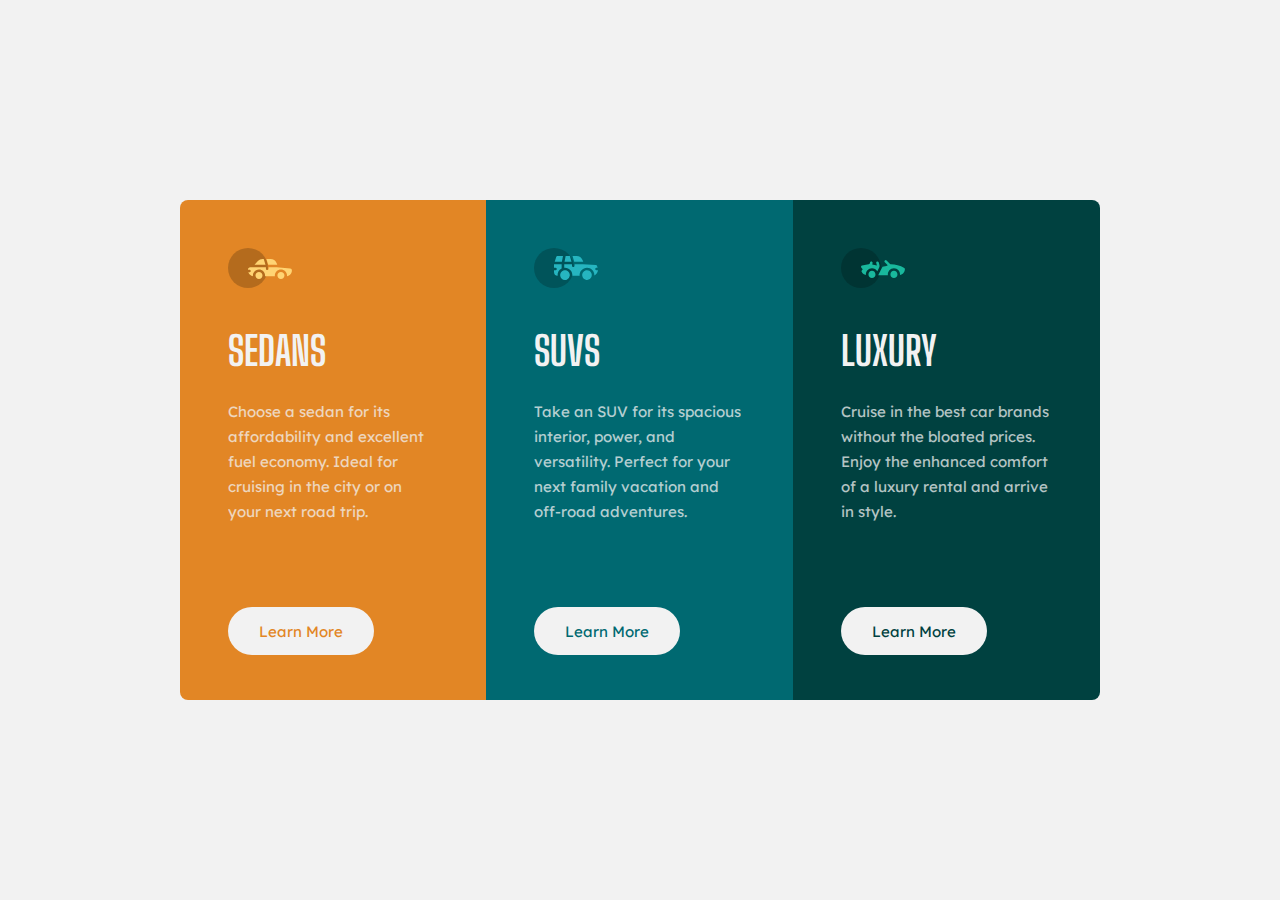
<file: 3-column-preview-card-component/index.html>
<!DOCTYPE html>
<html lang="en">
  <head>
    <meta charset="UTF-8" />
    <meta name="viewport" content="width=device-width, initial-scale=1.0" />
    <link rel="stylesheet" href="style.css" />
    <title>3-column preview card component</title>
  </head>
  <body>
    <main class="hero">
      <div class="hero__col sedan">
        <div class="hero__wrap">
          <img
            src="./images/icon-sedans.svg"
            alt="sedans car"
            class="hero__img"
          />
          <h1 class="hero__title">Sedans</h1>
          <p class="hero__text">
            Choose a sedan for its affordability and excellent fuel economy.
            Ideal for cruising in the city or on your next road trip.
          </p>
          <button class="hero__btn sedan__btn">Learn More</button>
        </div>
      </div>
      <div class="hero__col suvs">
        <div class="hero__wrap">
          <img src="./images/icon-suvs.svg" alt="suvs car" class="hero__img" />
          <h1 class="hero__title">SUVs</h1>
          <p class="hero__text">
            Take an SUV for its spacious interior, power, and versatility.
            Perfect for your next family vacation and off-road adventures.
          </p>
          <button class="hero__btn suvs__btn">Learn More</button>
        </div>
      </div>
      <div class="hero__col luxury">
        <div class="hero__wrap">
          <img
            src="./images/icon-luxury.svg"
            alt="luxury car"
            class="hero__img"
          />
          <h1 class="hero__title">Luxury</h1>
          <p class="hero__text">
            Cruise in the best car brands without the bloated prices. Enjoy the
            enhanced comfort of a luxury rental and arrive in style.
          </p>
          <button class="hero__btn luxury__btn">Learn More</button>
        </div>
      </div>
    </main>
  </body>
</html>
</file>
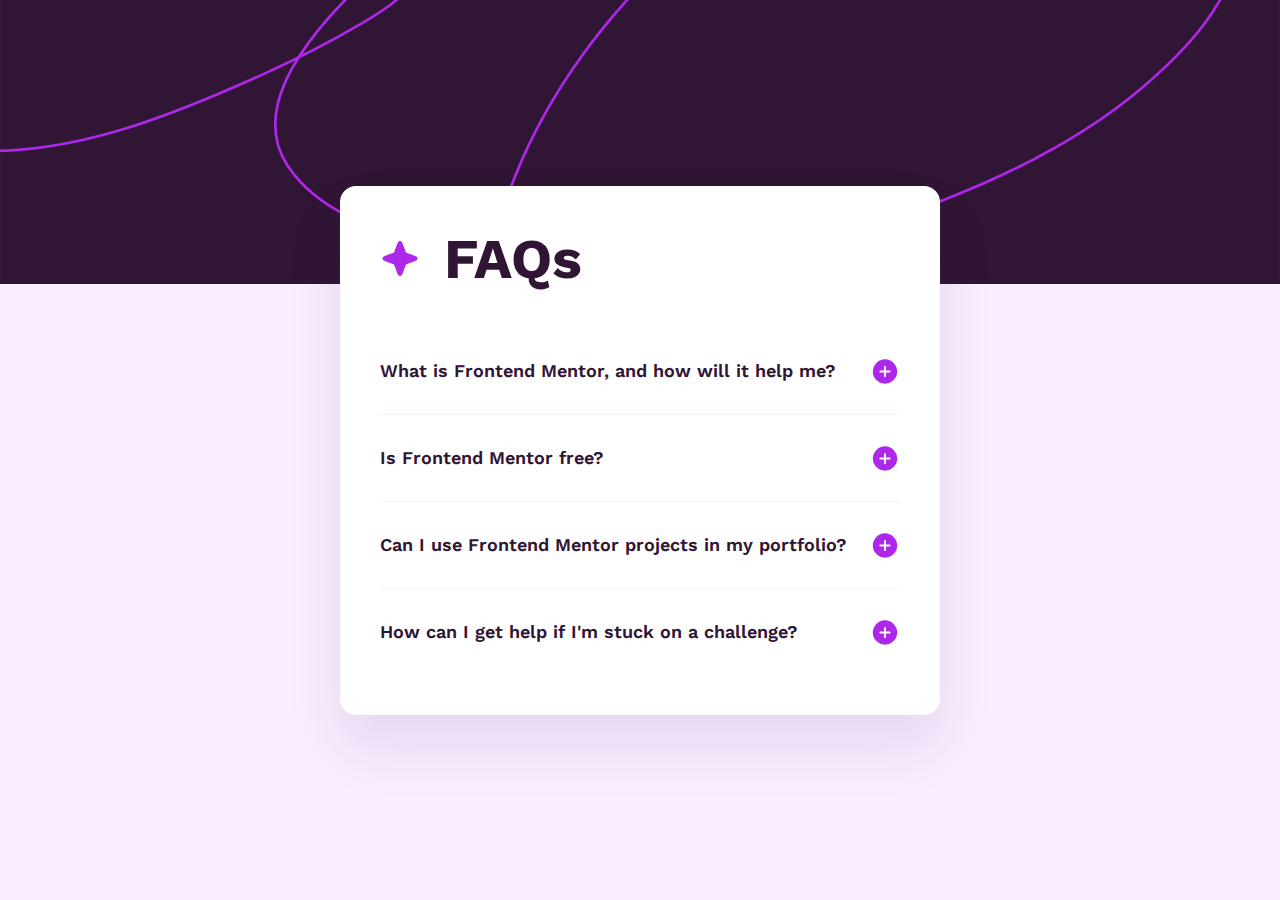
<file: faq-accordion/index.html>
<!DOCTYPE html>
<html lang="en">
  <head>
    <meta charset="UTF-8" />
    <meta name="viewport" content="width=device-width, initial-scale=1.0" />
    <title>FAQ accordion</title>

    <link rel="preconnect" href="https://fonts.googleapis.com" />
    <link rel="preconnect" href="https://fonts.gstatic.com" crossorigin />
    <link
      href="https://fonts.googleapis.com/css2?family=Work+Sans:wght@400;600;700&display=swap"
      rel="stylesheet"
    />

    <link rel="stylesheet" href="style.css" />
  </head>
  <body>
    <main class="hero">
      <section class="hero__header">
        <img src="./images/icon-star.svg" alt="star" />
        <h1 class="hero__title">FAQs</h1>
      </section>
      <section class="hero__accordion">
        <label for="accordion-block-1" class="hero__block">
          <input type="checkbox" id="accordion-block-1" />

          <p class="hero__question">
            What is Frontend Mentor, and how will it help me?
          </p>

          <div class="hero__active-block">
            <p>
              Frontend Mentor offers realistic coding challenges to help
              developers improve their frontend coding skills with projects in
              HTML, CSS, and JavaScript. It’s suitable for all levels and ideal
              for portfolio building.
            </p>
          </div>
        </label>
        <label for="accordion-block-2" class="hero__block">
          <input type="checkbox" id="accordion-block-2" />

          <p class="hero__question">Is Frontend Mentor free?</p>

          <div class="hero__active-block">
            <p>
              Lorem ipsum, dolor sit amet consectetur adipisicing elit. Ratione,
              sunt mollitia! Commodi, quidem vitae! Neque, deserunt error
              ratione voluptatibus labore, aperiam earum ipsa culpa nihil dicta
              vero ut quod in?
            </p>
          </div>
        </label>
        <label for="accordion-block-3" class="hero__block">
          <input type="checkbox" id="accordion-block-3" />

          <p class="hero__question">
            Can I use Frontend Mentor projects in my portfolio?
          </p>

          <div class="hero__active-block">
            <p>
              Lorem ipsum dolor sit amet consectetur, adipisicing elit. Soluta
              laboriosam ex eos dolor facilis, nam amet. Itaque repudiandae
              blanditiis aliquid, iusto provident soluta fugiat quasi, ea
              possimus magni adipisci aliquam.
            </p>
          </div>
        </label>
        <label for="accordion-block-4" class="hero__block">
          <input type="checkbox" id="accordion-block-4" />

          <p class="hero__question">
            How can I get help if I'm stuck on a challenge?
          </p>

          <div class="hero__active-block">
            <p>
              Lorem ipsum dolor sit amet consectetur adipisicing elit. Dolore
              praesentium unde cumque delectus voluptate qui eius molestiae ex
              cum perferendis, porro rem illum minima, ratione animi sunt.
              Quibusdam, vel aliquam.
            </p>
          </div>
        </label>
      </section>
    </main>
  </body>
</html>
</file>
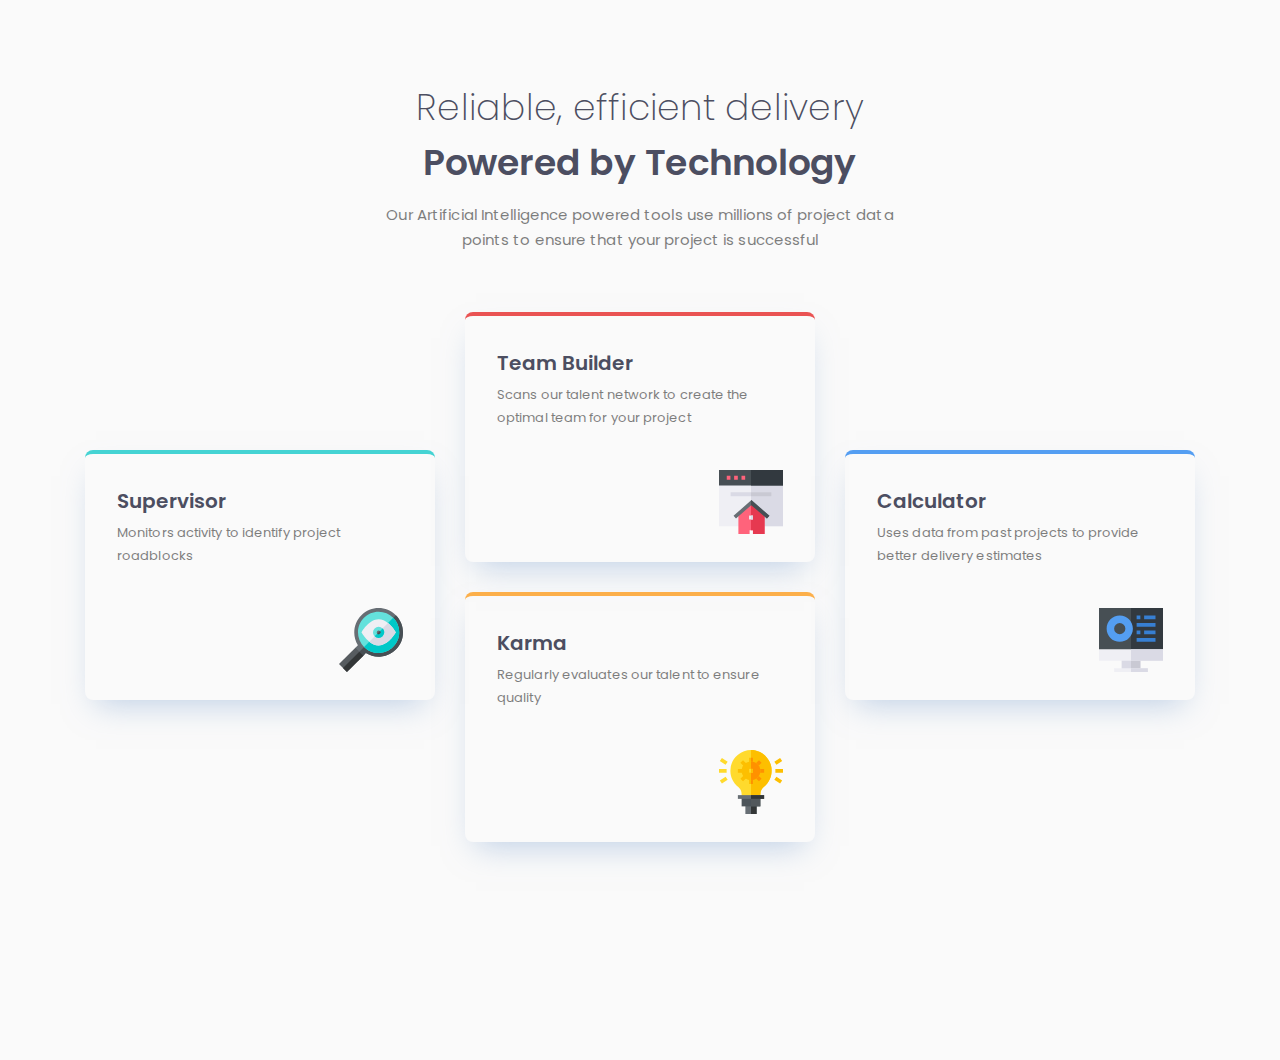
<file: four-card-feature-section/index.html>
<!DOCTYPE html>
<html lang="en">
  <head>
    <meta charset="UTF-8" />
    <meta name="viewport" content="width=device-width, initial-scale=1.0" />
    <title>Four card feature section</title>
    <link rel="stylesheet" href="style.css" />
  </head>
  <body>
    <main class="hero">
      <section class="hero__container">
        <div class="hero__header">
          <h1>Reliable, efficient delivery</h1>
          <h2>Powered by Technology</h2>
          <p>
            Our Artificial Intelligence powered tools use millions of project
            data points to ensure that your project is successful
          </p>
        </div>
        <div class="hero__info">
          <div class="hero__card green">
            <h3>Supervisor</h3>
            <p>Monitors activity to identify project roadblocks</p>
            <picture>
              <img src="./images/icon-supervisor.svg" alt="icon-supervisor" />
            </picture>
          </div>
          <div class="hero__card red">
            <h3>Team Builder</h3>
            <p>
              Scans our talent network to create the optimal team for your
              project
            </p>
            <picture>
              <img src="./images/icon-team-builder.svg" alt="Builder" />
            </picture>
          </div>
          <div class="hero__card blue">
            <h3>Calculator</h3>
            <p>
              Uses data from past projects to provide better delivery estimates
            </p>
            <picture>
              <img src="./images/icon-calculator.svg" alt="Calculator" />
            </picture>
          </div>
          <div class="hero__card orange">
            <h3>Karma</h3>
            <p>Regularly evaluates our talent to ensure quality</p>
            <picture>
              <img src="./images/icon-karma.svg" alt="icon-karma" />
            </picture>
          </div>
        </div>
      </section>
    </main>
  </body>
</html>
</file>
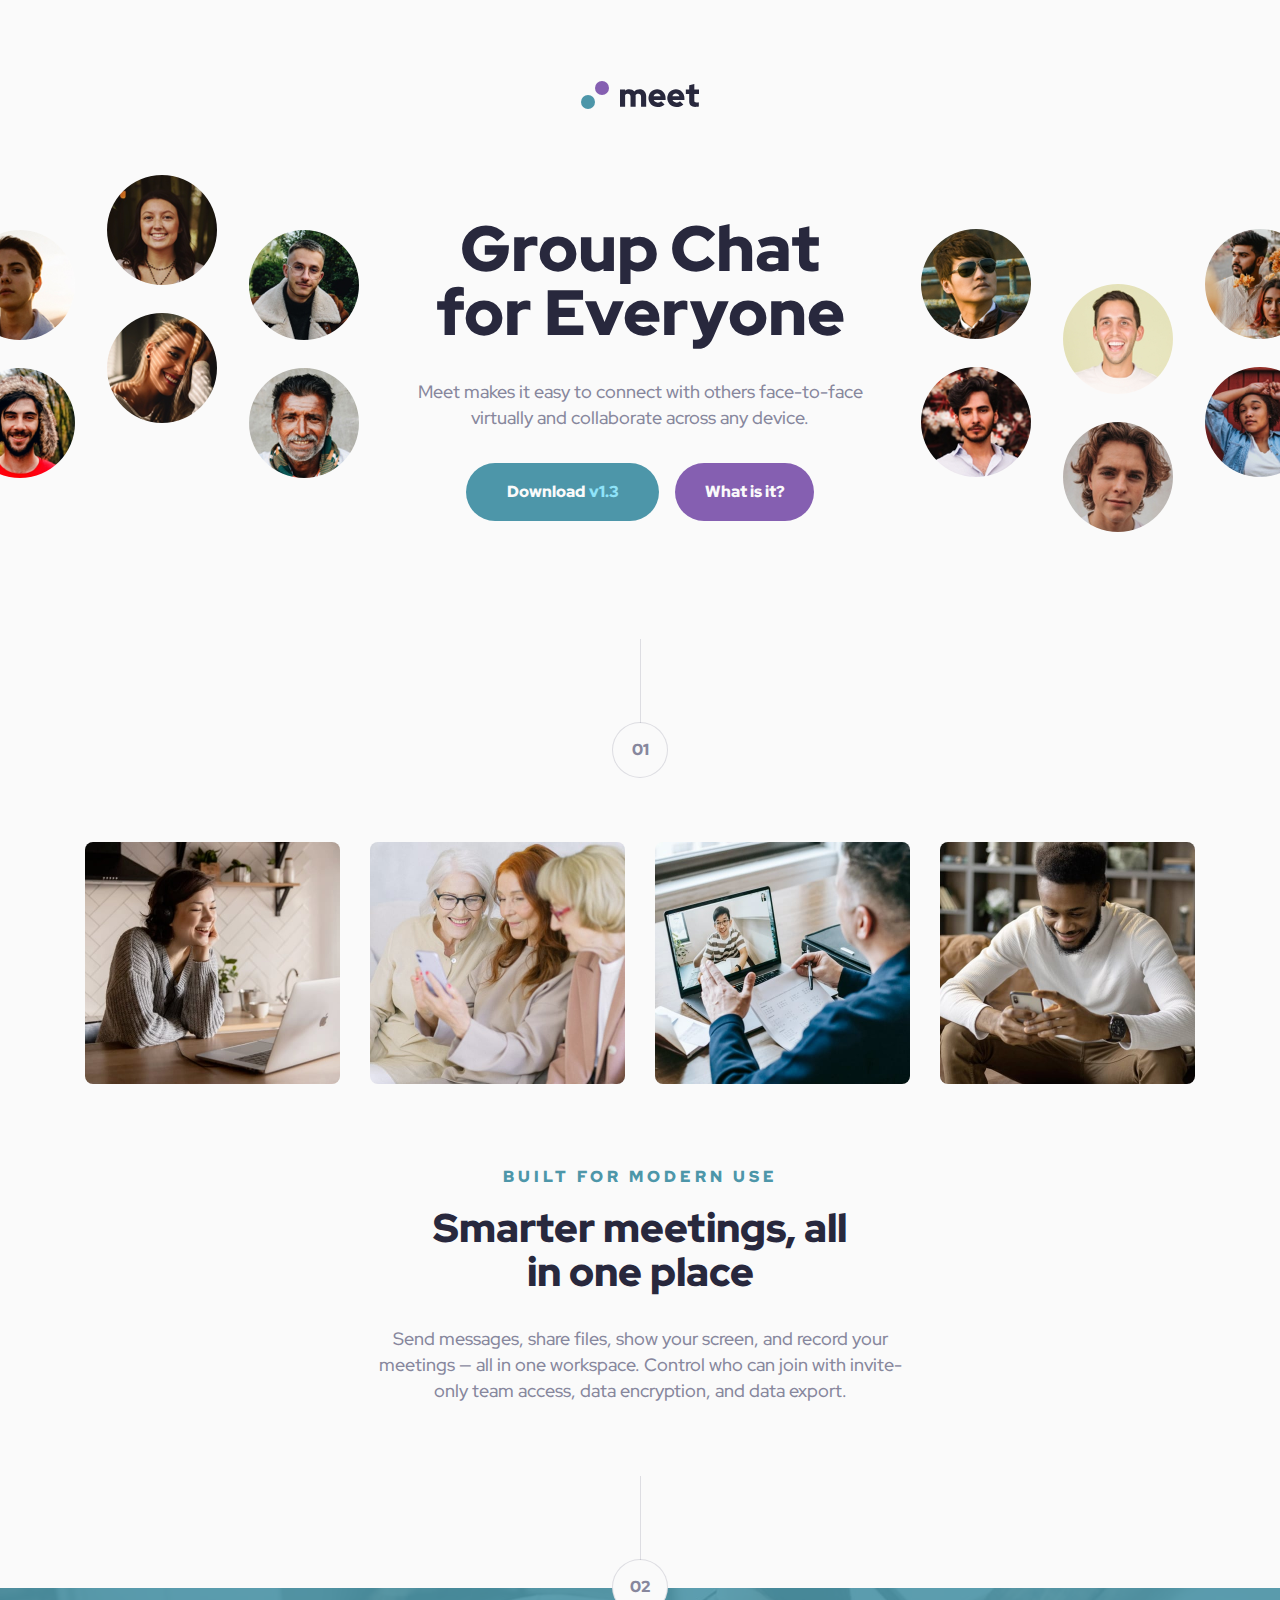
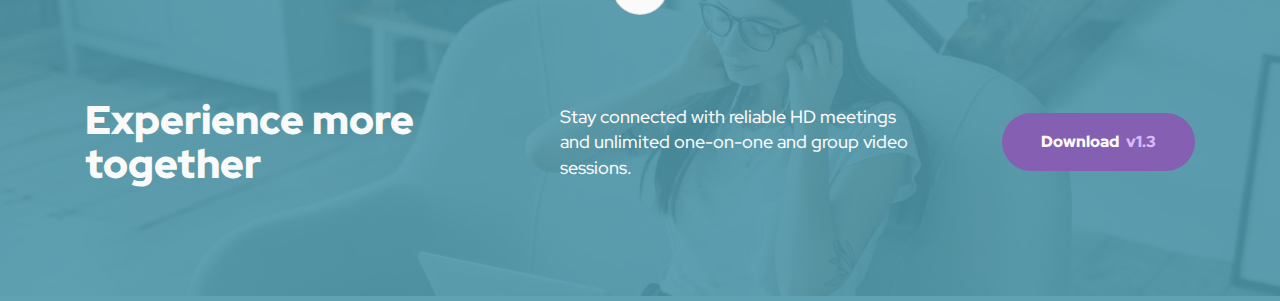
<file: meet-landing-page/index.html>
<!DOCTYPE html>
<html lang="en">
  <head>
    <meta charset="UTF-8" />
    <meta name="viewport" content="width=device-width, initial-scale=1.0" />
    <title>Meet landing page</title>
    <link rel="stylesheet" href="style.css" />
  </head>
  <body>
    <header class="header">
      <nav><img src="./images/logo.svg" alt="logo" /></nav>

      <div class="header__container">
        <div class="header__tablet">
          <img src="./images/tablet/image-hero.png" alt="people" />
        </div>
        <div class="header__img_left">
          <img src="./images/desktop/image-hero-left.png" alt="people" />
        </div>
        <div class="header__content">
          <h1 class="header__title">Group Chat for Everyone</h1>
          <p class="header__text">
            Meet makes it easy to connect with others face-to-face virtually and
            collaborate across any device.
          </p>
          <div class="header__btn">
            <button class="download">Download<span>v1.3</span></button>
            <button class="question">What is it?</button>
          </div>
        </div>
        <div class="header__img_right">
          <img src="./images/desktop/image-hero-right.png" alt="people" />
        </div>
      </div>
    </header>

    <main class="hero">
      <div class="hero__number-section">
        <p class="first-number">01</p>
      </div>

      <div class="hero__carousel">
        <img
          src="./images/desktop/image-woman-in-videocall.jpg"
          alt="image-woman-in-videocall"
        />
        <img
          src="./images/desktop/image-women-videochatting.jpg"
          alt="image-women-videochatting"
        />
        <img
          src="./images/desktop/image-men-in-meeting.jpg"
          alt="image-men-in-meeting"
        />
        <img
          src="./images/desktop/image-man-texting.jpg"
          alt="image-man-texting"
        />
      </div>

      <div class="hero__content">
        <p class="hero__title">Built for modern use</p>
        <h1>Smarter meetings, all in one place</h1>
        <p class="hero__text">
          Send messages, share files, show your screen, and record your meetings
          — all in one workspace. Control who can join with invite-only team
          access, data encryption, and data export.
        </p>
      </div>

      <div class="hero__number-section">
        <p>02</p>
      </div>
    </main>

    <footer class="footer">
      <div class="footer__bg">
        <img
          srcset="
            ./images/mobile/image-footer.jpg   750w,
            ./images/tablet/image-footer.jpg   768w,
            ./images/desktop/image-footer.jpg 1440w
          "
          sizes="(max-width: 500px) 500px,
          (max-width: 768px) 768px,
       (min-width: 769px) 1440px"
          src="./images/desktop/image-footer.jpg"
          alt="people"
        />
        <!-- <img src="./images/desktop/image-footer.jpg" alt="image-footer" /> -->
      </div>

      <div class="footer__content">
        <h1 class="footer__title">Experience more together</h1>
        <p class="footer__text">
          Stay connected with reliable HD meetings and unlimited one-on-one and
          group video sessions.
        </p>
        <button class="footer__btn">Download <span>v1.3</span></button>
      </div>
    </footer>
  </body>
</html>
</file>
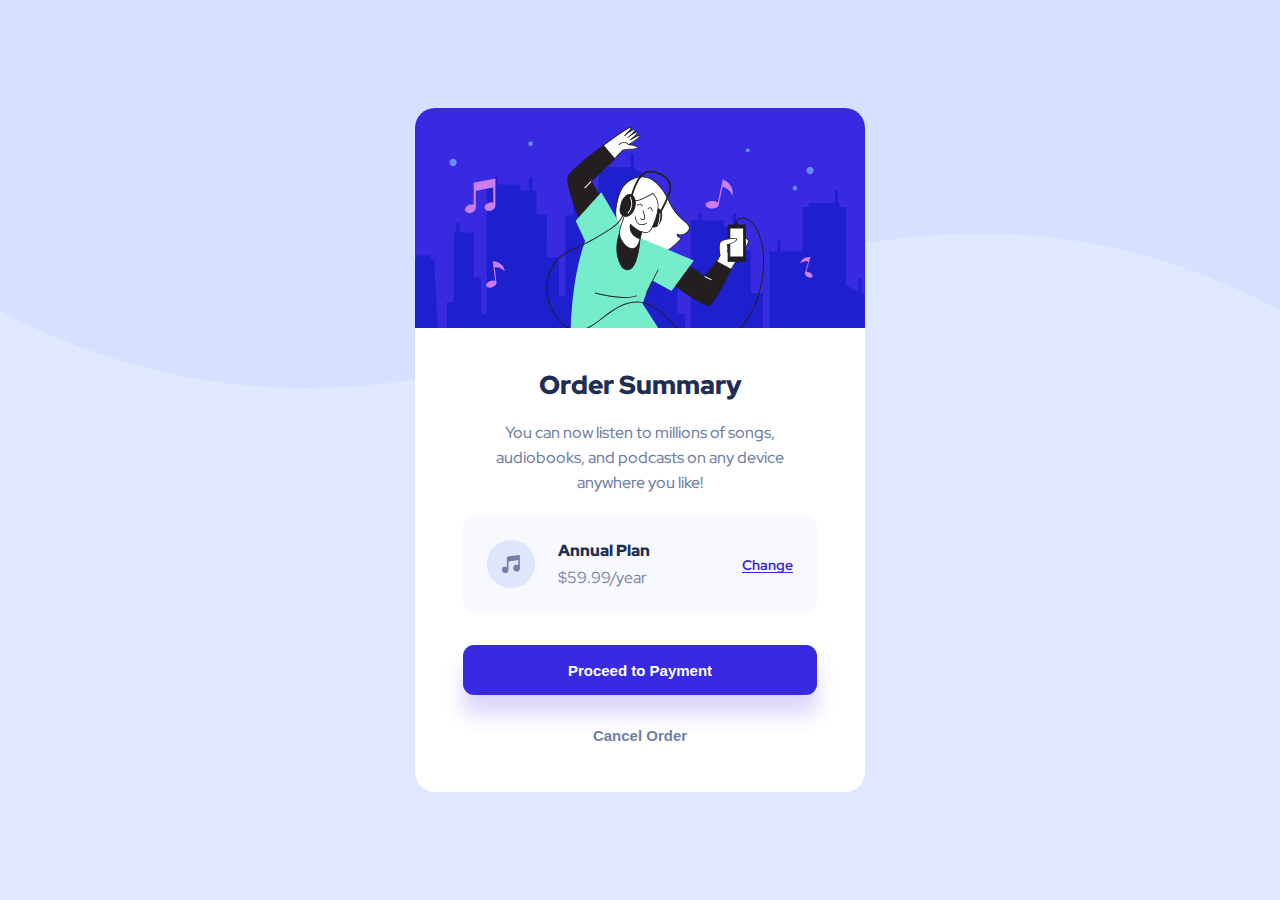
<file: order-summary-component/index.html>
<!DOCTYPE html>
<html lang="en">
  <head>
    <meta charset="UTF-8" />
    <meta name="viewport" content="width=`, initial-scale=1.0" />
    <title>Order summary</title>
    <link rel="stylesheet" href="style.css" />
  </head>
  <body>
    <main class="hero">
      <div class="hero__wrapper">
        <img src="./images/illustration-hero.svg" alt="hero" />
        <div class="hero__content">
          <h1 class="hero__title">Order Summary</h1>
          <p class="hero__text">
            You can now listen to millions of songs, audiobooks, and podcasts on
            any device anywhere you like!
          </p>
          <div class="hero__order">
            <img src="./images/icon-music.svg" alt="icon-music" />
            <div class="sum">
              <p class="plan">Annual Plan</p>
              <p class="price">$59.99/year</p>
            </div>
            <a href="#" class="change">Change</a>
          </div>
          <button class="payment">Proceed to Payment</button>
          <button class="cancel">Cancel Order</button>
        </div>
      </div>
    </main>
  </body>
</html>
</file>
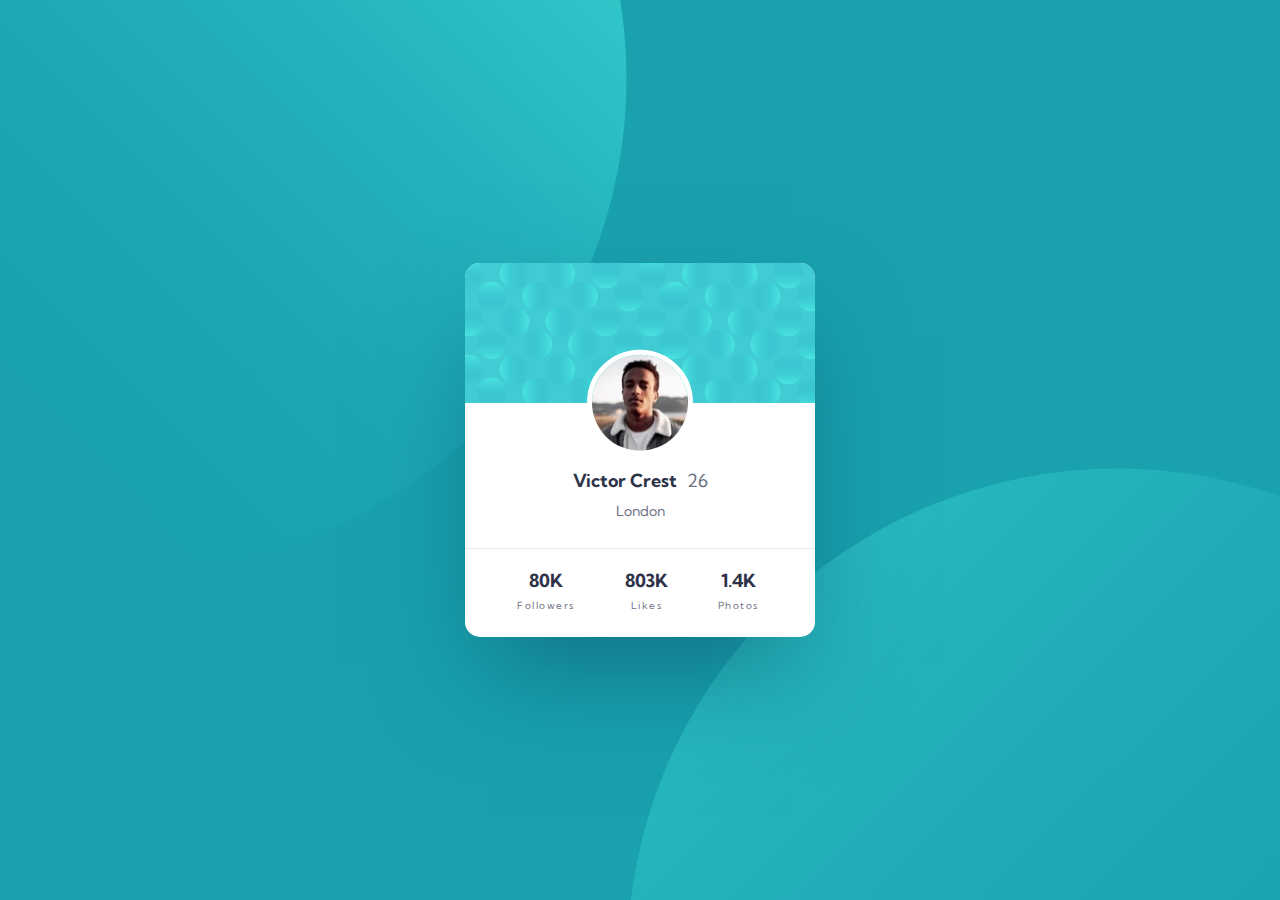
<file: profile-card-component/index.html>
<!DOCTYPE html>
<html lang="en">
  <head>
    <meta charset="UTF-8" />
    <meta name="viewport" content="width=device-width, initial-scale=1.0" />
    <link rel="stylesheet" href="style.css" />
    <title>profile-card-component</title>
  </head>
  <body>
    <main class="hero">
      <picture class="hero__img">
        <img src="./images/bg-pattern-card.svg" alt="background image" />
      </picture>
      <section class="hero__card">
        <img src="./images/image-victor.jpg" alt="avatar image" />
        <h1>Victor Crest<span>26</span></h1>
        <p>London</p>
      </section>
      <section class="hero__info">
        <div class="hero__block">
          <h1>80K</h1>
          <p>Followers</p>
        </div>
        <div class="hero__block">
          <h1>803K</h1>
          <p>Likes</p>
        </div>
        <div class="hero__block">
          <h1>1.4K</h1>
          <p>Photos</p>
        </div>
      </section>
    </main>
  </body>
</html>
</file>
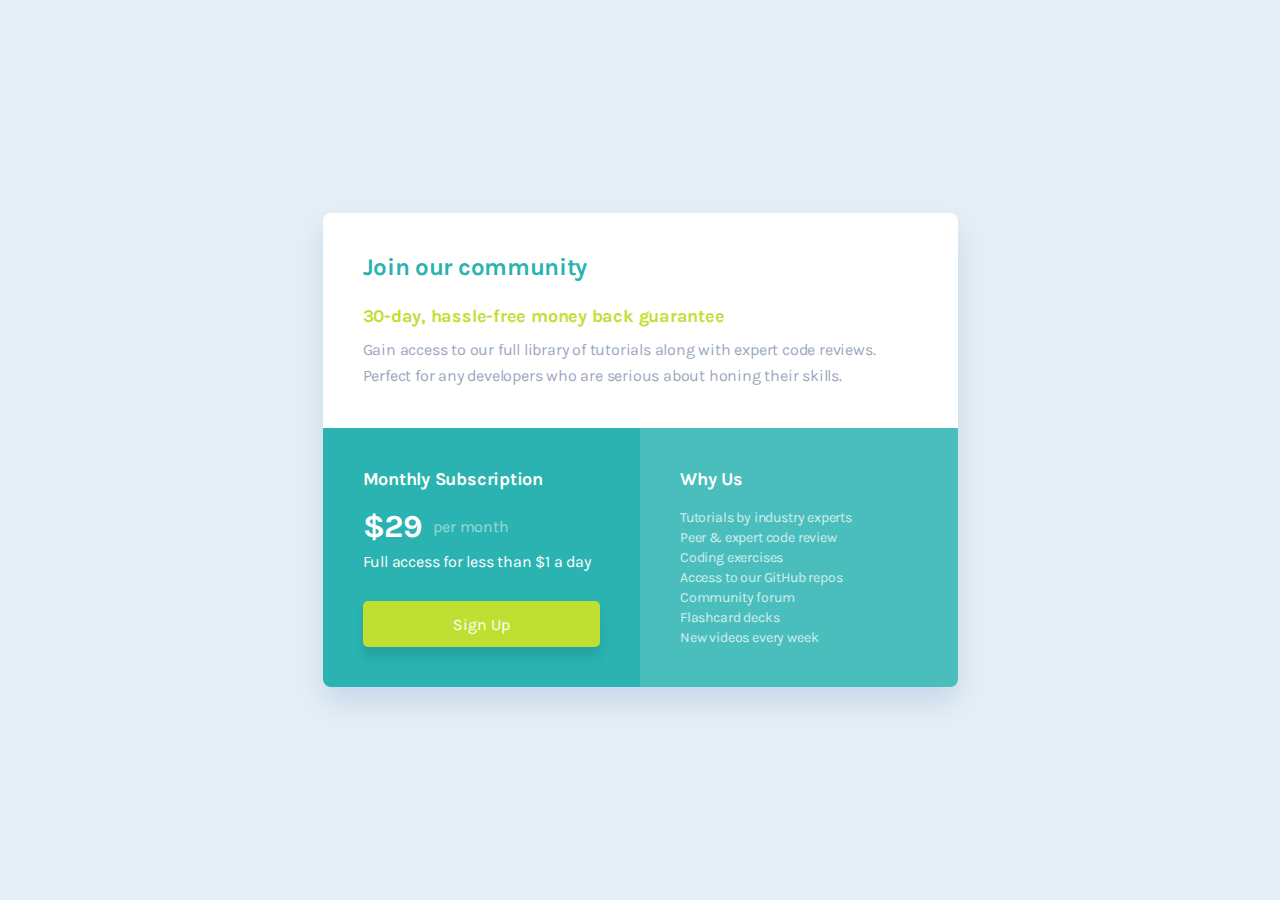
<file: single-price-grid-component/index.html>
<!DOCTYPE html>
<html lang="en">
  <head>
    <meta charset="UTF-8" />
    <meta name="viewport" content="width=device-width, initial-scale=1.0" />
    <title>Single price grid component</title>
    <link rel="stylesheet" href="style.css" />
  </head>
  <body>
    <main>
      <section class="header">
        <h1>Join our community</h1>
        <h2>30-day, hassle-free money back guarantee</h2>
        <p>
          Gain access to our full library of tutorials along with expert code
          reviews. Perfect for any developers who are serious about honing their
          skills.
        </p>
      </section>
      <section class="hero">
        <div class="hero__left">
          <h3>Monthly Subscription</h3>
          <p class="price">$29<span>per month</span></p>
          <p class="access">Full access for less than $1 a day</p>
          <button>Sign Up</button>
        </div>
        <div class="hero__right">
          <h3>Why Us</h3>
          <p>
            Tutorials by industry experts<br />Peer & expert code review<br />Coding
            exercises<br />Access to our GitHub repos<br />Community forum<br />Flashcard
            decks<br />New videos every week
          </p>
        </div>
      </section>
    </main>
  </body>
</html>
</file>
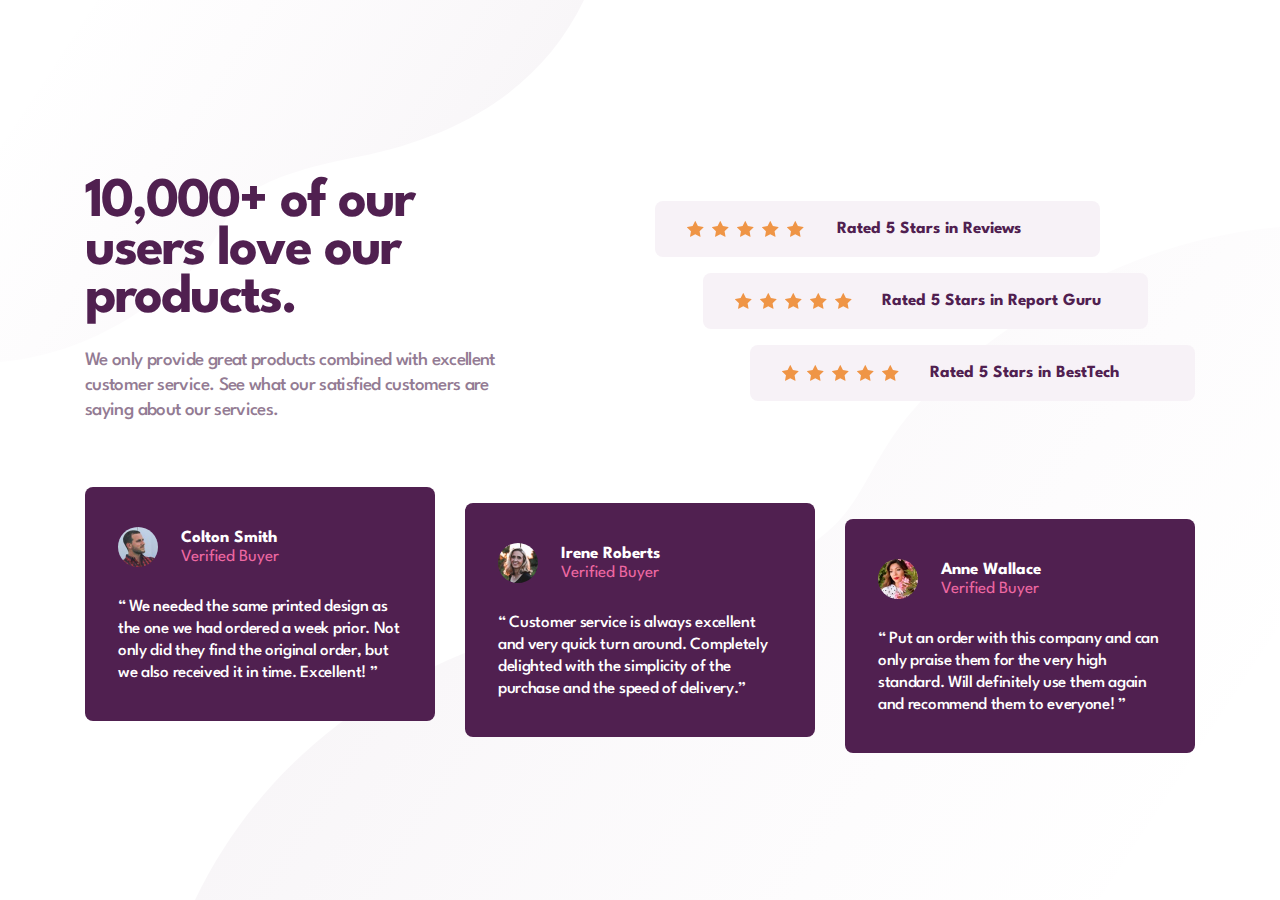
<file: social-proof-section/index.html>
<!DOCTYPE html>
<html lang="en">
  <head>
    <meta charset="UTF-8" />
    <meta name="viewport" content="width=device-width, initial-scale=1.0" />
    <title>Social proof section</title>
    <link rel="stylesheet" href="style.css" />
  </head>
  <body>
    <main class="hero">
      <main class="hero__container">
        <section class="hero__header">
          <div class="hero__text">
            <h1>10,000+ of our users love our products.</h1>
            <p>
              We only provide great products combined with excellent customer
              service. See what our satisfied customers are saying about our
              services.
            </p>
          </div>
          <div class="hero__reviews">
            <div class="hero__rate block-1">
              <div class="stars">
                <img src="./images/icon-star.svg" alt="stars" />
                <img src="./images/icon-star.svg" alt="stars" />
                <img src="./images/icon-star.svg" alt="stars" />
                <img src="./images/icon-star.svg" alt="stars" />
                <img src="./images/icon-star.svg" alt="stars" />
              </div>
              <p>Rated 5 Stars in Reviews</p>
            </div>
            <div class="hero__rate block-2">
              <div class="stars">
                <img src="./images/icon-star.svg" alt="stars" />
                <img src="./images/icon-star.svg" alt="stars" />
                <img src="./images/icon-star.svg" alt="stars" />
                <img src="./images/icon-star.svg" alt="stars" />
                <img src="./images/icon-star.svg" alt="stars" />
              </div>
              <p>Rated 5 Stars in Report Guru</p>
            </div>
            <div class="hero__rate block-3">
              <div class="stars">
                <img src="./images/icon-star.svg" alt="stars" />
                <img src="./images/icon-star.svg" alt="stars" />
                <img src="./images/icon-star.svg" alt="stars" />
                <img src="./images/icon-star.svg" alt="stars" />
                <img src="./images/icon-star.svg" alt="stars" />
              </div>
              <p>Rated 5 Stars in BestTech</p>
            </div>
          </div>
        </section>
        <section class="hero__footer">
          <div class="block-reviews block-4">
            <div class="data-info">
              <img src="./images/image-colton.jpg" alt="Colton Smith" />
              <div class="data-name">
                <p class="name">Colton Smith</p>
                <p class="status">Verified Buyer</p>
              </div>
            </div>
            <p class="reviews-text">
              “ We needed the same printed design as the one we had ordered a
              week prior. Not only did they find the original order, but we also
              received it in time. Excellent! ”
            </p>
          </div>
          <div class="block-reviews block-5">
            <div class="data-info">
              <img src="./images/image-irene.jpg" alt="Irene Roberts" />
              <div class="data-name">
                <p class="name">Irene Roberts</p>
                <p class="status">Verified Buyer</p>
              </div>
            </div>
            <p class="reviews-text">
              “ Customer service is always excellent and very quick turn around.
              Completely delighted with the simplicity of the purchase and the
              speed of delivery.”
            </p>
          </div>
          <div class="block-reviews block-6">
            <div class="data-info">
              <img src="./images/image-anne.jpg" alt="Anne Wallace" />
              <div class="data-name">
                <p class="name">Anne Wallace</p>
                <p class="status">Verified Buyer</p>
              </div>
            </div>
            <p class="reviews-text">
              “ Put an order with this company and can only praise them for the
              very high standard. Will definitely use them again and recommend
              them to everyone! ”
            </p>
          </div>
        </section>
      </main>
    </main>
  </body>
</html>
</file>
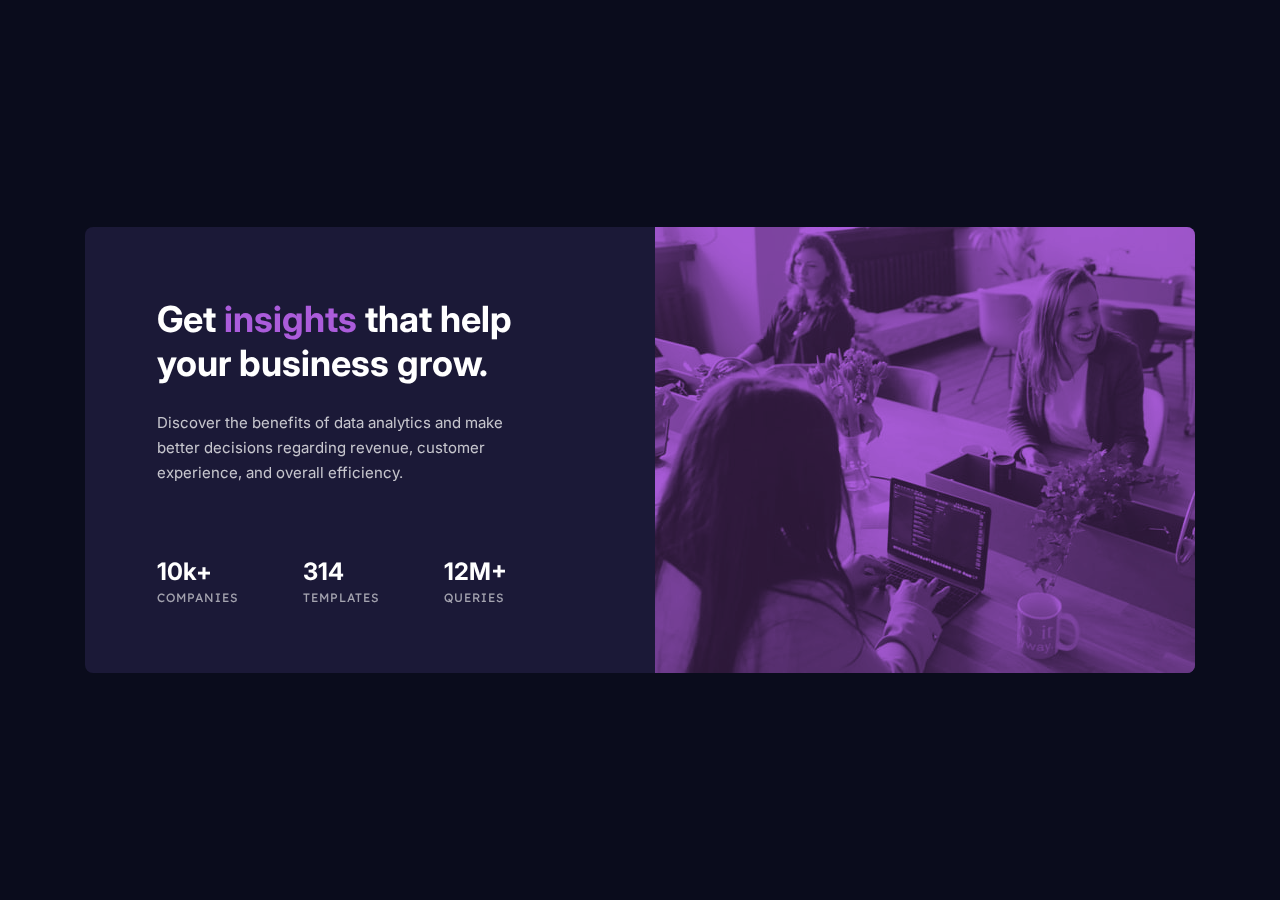
<file: stats-preview-card-component/index.html>
<!DOCTYPE html>
<html lang="en">
  <head>
    <meta charset="UTF-8" />
    <meta name="viewport" content="width=device-width, initial-scale=1.0" />
    <title>card-component</title>
    <link rel="stylesheet" href="style.css" />
  </head>
  <body>
    <main class="hero">
      <section class="hero__content">
        <div class="hero__container">
          <h1 class="hero__title">
            Get <span>insights</span> that help your business grow.
          </h1>
          <p class="hero__text">
            Discover the benefits of data analytics and make better decisions
            regarding revenue, customer experience, and overall efficiency.
          </p>
          <div class="hero__items">
            <div class="data-item">
              <p class="number">10k+</p>
              <p class="categories">Companies</p>
            </div>
            <div class="data-item">
              <p class="number">314</p>
              <p class="categories">Templates</p>
            </div>
            <div class="data-item">
              <p class="number">12M+</p>
              <p class="categories">Queries</p>
            </div>
          </div>
        </div>
      </section>
      <section class="hero__img">
        <img
          srcset="
            ./images/image-header-mobile.jpg  654w,
            ./images/image-header-desktop.jpg 540w
          "
          sizes="(max-width: 900px) 654px,
       (min-width: 901px) 540px"
          src="./images/image-header-desktop.jpg"
          alt="people"
        />
        <div class="hero__mask"></div>
      </section>
    </main>
  </body>
</html>
</file>
<file: 3-column-preview-card-component/style.css>
@import url("https://fonts.googleapis.com/css2?family=Big+Shoulders+Display:wght@700&family=Lexend+Deca&display=swap");

* {
  margin: 0;
  padding: 0;
  box-sizing: border-box;
}

:root {
  --clr-orange: #e28625;
  --clr-green: #006971;
  --clr-dark-green: #004140;
  --clr-bg: #f2f2f2;
  --ff-main: "Lexend Deca", sans-serif;
  --ff-bold: "Big Shoulders Display", sans-serif;
}
button {
  border: none;
}
body {
  font-family: var(--ff-main);
  font-size: 0.9375rem;
  font-weight: 400;
  background-color: var(--clr-bg);
  color: var(--clr-bg);
  min-height: 100vh;
  display: flex;
  justify-content: center;
  align-items: center;
}

.hero {
  max-width: 920px;
  display: flex;
  height: 500px;
  border-radius: 8px;
  overflow: hidden;
}
.hero__col {
  max-width: 307px;
}
.sedan {
  background-color: var(--clr-orange);
}
.suvs {
  background-color: var(--clr-green);
}
.luxury {
  background-color: var(--clr-dark-green);
}
.hero__wrap {
  padding: 48px;
}
.hero__img {
  padding-bottom: 35px;
}
.hero__title {
  font-size: 2.5rem;
  font-family: var(--ff-bold);
  text-transform: uppercase;
  font-weight: 700;
  padding-bottom: 25px;
}
.hero__text {
  line-height: 1.66;
  opacity: 0.75;
  padding-bottom: 83px;
}
.hero__btn {
  width: 146px;
  height: 48px;
  border-radius: 25px;
  font-family: var(--ff-main);
  background-color: var(--clr-bg);
  font-size: 0.9375rem;
  transition: background-color 0.2s ease-in;
  transition: color 0.2s ease-in;
  cursor: pointer;
}
.hero__btn:is(:hover, :focus) {
  background-color: transparent;
  border: 2px solid #f2f2f2;
  color: var(--clr-bg);
}
.sedan__btn {
  color: var(--clr-orange);
}
.suvs__btn {
  color: var(--clr-green);
}
.luxury__btn {
  color: var(--clr-dark-green);
}

@media screen and (max-width: 793px) {
  .hero {
    margin: 88px 24px;
    flex-direction: column;
    height: 100%;
    min-width: 327px;
  }
  .hero__col {
    max-width: none;
  }
}
</file>
<file: faq-accordion/style.css>
:root {
  --clr-bg: #f8eeff;
  --clr-bg-2: #fff;
  --clr-primary: #301534;
  --clr-secondary: #8b6990;
  --clr-hover: #ad28eb;

  --ff-main: "Work Sans", sans-serif;

  --fw-regular: 400;
  --fw-semi-bold: 600;
  --fw-bold: 700;
}

* {
  margin: 0;
  padding: 0;
  box-sizing: border-box;
}

body {
  display: flex;
  justify-content: center;
  align-items: center;
  font-family: var(--ff-main);
  font-size: 1.125rem;
  color: var(--clr-primary);
  min-height: 100vh;
  background-image: url(./images/background-pattern-desktop.svg);
  background-repeat: no-repeat;
  background-position: top center;
  background-size: 100%;
  background-color: var(--clr-bg);
}

.hero {
  display: flex;
  flex-direction: column;
  align-items: flex-start;
  padding: 40px;
  max-width: 600px;
  min-width: 250px;
  width: 100%;
  background-color: var(--clr-bg-2);
  box-shadow: 0px 32px 56px 0px rgba(80, 0, 118, 0.1);
  border-radius: 16px;
  overflow: hidden;
}
.hero__header {
  display: flex;
  gap: 24px;
  align-items: center;
  & h1 {
    font-size: 3.5rem;
  }
}

/* Accordion  */

label {
  display: block;
}
input[type="checkbox"],
.hero__active-block {
  display: none;
}
input[type="checkbox"]:checked ~ .hero__active-block {
  display: block;
}
.hero__accordion {
  margin-top: 36px;
  width: 100%;
}
.hero__block {
  padding-bottom: 28px;
  padding-top: 28px;
}
.hero__block:not(:last-child) {
  border-bottom: 1px solid var(--clr-bg);
}
.hero__question {
  display: flex;
  align-items: center;
  justify-content: space-between;
  color: var(--clr-primary);
  font-weight: var(--fw-semi-bold);
  max-width: 520px;
  width: 100%;
  transition: color 0.2s ease-in;
  cursor: pointer;
}

.hero__question::after {
  flex-shrink: 0;
  display: block;
  content: "";
  width: 30px;
  height: 30px;
  background-image: url(./images/icon-plus.svg);
  background-repeat: no-repeat;
  cursor: pointer;
  margin-left: 20px;
}
input[type="checkbox"]:checked + .hero__question::after {
  background-image: url(./images/icon-minus.svg);
}

.hero__question:is(:hover, :focus) {
  color: var(--clr-hover);
}

.hero__active-block {
  padding-top: 28px;

  & p {
    font-size: 1rem;
    line-height: 1.5rem;
    font-weight: var(--fw-regular);
    color: var(--clr-secondary);
  }
}

@media screen and (max-width: 565px) {
  body {
    background-image: url(./images/background-pattern-mobile.svg);
  }
  .hero {
    padding: 20px;
    margin: 0 24px;
  }
  .hero__question {
    font-size: 1rem;
  }
  .hero__active-block p {
    font-size: 0.875rem;
  }
}
</file>
<file: four-card-feature-section/style.css>
@import url("https://fonts.googleapis.com/css2?family=Poppins:wght@200;400;600&display=swap");

:root {
  /* Colors */
  --clr-1: hsla(0, 78%, 62%, 1);
  --clr-2: hsla(180, 62%, 55%, 1);
  --clr-3: hsla(34, 97%, 64%, 1);
  --clr-4: hsla(212, 86%, 64%, 1);
  --clr-5: hsla(234, 12%, 34%, 1);

  /* Font-family */

  --ff: "Poppins", sans-serif;

  /* Font-weight */

  --fw-extra-light: 200;
  --fw-regular: 400;
  --fw-semi-bold: 600;
}
* {
  margin: 0;
  padding: 0;
  box-sizing: border-box;
}

body {
  display: flex;
  align-items: center;
  justify-content: center;
  min-height: 100vh;
  font-size: 0.8125rem;
  font-family: var(--ff);
  font-weight: var(--fw-regular);
  coolor: var(--clr-5);
  background-color: #fafafa;
}
h1,
h2 {
  font-size: 2.25rem;
  letter-spacing: 0.25px;
  color: var(--clr-5);
}
.hero {
  width: 100%;
  display: flex;
  justify-content: center;
}
.hero__container {
  max-width: 70rem;
  width: 100%;
  margin: 5rem 0;
}

.hero__header {
  display: flex;
  flex-direction: column;
  align-items: center;
  & h1 {
    font-weight: var(--fw-extra-light);
  }
  & h2 {
    font-weight: var(--fw-semi-bold);
  }
  & p {
    max-width: 540px;
    padding-top: 0.8125rem;
    text-align: center;
    font-weight: var(--fw-regular);
    font-size: 0.9375rem;
    line-height: 1.66;
    letter-spacing: 0.104px;
    opacity: 0.5;
  }
}

/*  CARD STYLE */
.hero__info {
  margin-top: 197px;
  display: flex;
  flex-wrap: wrap;
  justify-content: center;
  gap: 30px;
}
.hero__card {
  max-width: 21.875rem;
  padding: 32px;
  width: 100%;
  height: 15.625rem;
  display: flex;
  flex-direction: column;
  align-items: flex-start;
  box-shadow: 0px 15px 30px -11px rgba(131, 166, 210, 0.5);
  border-radius: 8px;
  & h3 {
    font-size: 1.25rem;
    font-weight: var(--fw-semi-bold);
    color: var(--clr-5);
  }
  & p {
    font-weight: var(--fw-regular);
    line-height: 1.76;
    letter-spacing: 0.09px;
    opacity: 0.5;
    padding-top: 6px;
  }
  & picture {
    display: flex;
    width: 100%;
    justify-content: flex-end;
    margin-top: 40px;
  }
}
.green {
  border-top: 4px solid var(--clr-2);
}
.red {
  border-top: 4px solid var(--clr-1);
  transform: translateY(-138px);
}
.blue {
  border-top: 4px solid var(--clr-4);
}
.orange {
  border-top: 4px solid var(--clr-3);
  transform: translateY(-138px);
}

@media screen and (max-width: 1111px) {
  .orange,
  .red {
    transform: translateY(0);
  }
  .hero__info {
    margin-inline: 20px;
  }
}
@media (max-width: 600px) {
  h1,
  h2 {
    font-size: 1.5rem;
    text-align: center;
  }
  .hero__header p {
    max-width: 311px;
  }
  .hero__info {
    margin-top: 76px;
  }
}
</file>
<file: meet-landing-page/style.css>
@import url("https://fonts.googleapis.com/css2?family=Red+Hat+Display:wght@400;500;700;900&display=swap");
:root {
  --bg-cl-footer: #4d96a9;
  --bg-cl-btn: #855fb1;
  --cl-title: #28283d;
  --cl-text: #87879d;
  --cl-text-2: #8fe3f9;
  --cl-btn-1: #71c0d4;
  --cl-btn-2: #d9b8ff;
  --bg-body: #fafafa;
  --bg-btn-hover: #b18bdd;
}

* {
  margin: 0;
  padding: 0;
  box-sizing: border-box;
}

button {
  border: none;
  font-family: "Red Hat Display", sans-serif;
}

body {
  font-family: "Red Hat Display", sans-serif;
  background-color: var(--bg-body);
  display: flex;
  flex-direction: column;
  align-items: center;
  overflow-x: hidden;
}

.header {
  display: flex;
  flex-direction: column;
  align-items: center;
  max-width: 1440px;
  width: 100%;
}
.header nav {
  padding-top: 81px;
}
.header__container {
  width: 100%;
  display: flex;
  justify-content: space-between;
  margin-top: 61px;
}
.header__tablet {
  display: none;
}
.header__content {
  display: flex;
  align-items: center;
  flex-direction: column;
}
.header__title {
  text-align: center;
  max-width: 445px;
  color: var(--cl-title);
  font-size: 64px;
  font-weight: 900;
  line-height: 1;
  padding-top: 42px;
}
.header__text {
  max-width: 540px;
  color: var(--cl-text);
  text-align: center;
  font-size: 18px;
  font-weight: 500;
  line-height: 1.44;
  padding-top: 34px;
}
.header__img_left {
  transform: translateX(-35px);
}
.header__img_right {
  transform: translate(35px, 54px);
}
.header__btn {
  padding-top: 32px;
  display: flex;
  justify-content: space-between;
}
.header__btn .download {
  width: 193px;
  height: 58px;
  border-radius: 29px;
  background-color: var(--bg-cl-footer);
  color: var(--bg-body);
  font-size: 16px;
  font-weight: 900;
  line-height: 1.62;
  cursor: pointer;
  transition: background-color 0.2s ease-in;
}
.header__btn .download span {
  color: var(--cl-text-2);
  padding-left: 4px;
}
.header__btn .download:hover {
  background-color: var(--cl-btn-1);
}
.header__btn .question {
  width: 139px;
  height: 58px;
  border-radius: 29px;
  background-color: var(--bg-cl-btn);
  color: var(--bg-body);
  font-size: 16px;
  font-weight: 900;
  line-height: 1.62;
  cursor: pointer;
  transition: background-color 0.2s ease-in;
  margin-left: 16px;
}
.header__btn .question:hover {
  background-color: var(--cl-btn-2);
}

.hero {
  display: flex;
  flex-direction: column;
  align-items: center;
  margin-top: 201px;
}
.hero__number-section {
  position: relative;
  display: flex;
  align-items: center;
  justify-content: center;
  width: 56px;
  height: 56px;
  border-radius: 29px;
  border: 1px solid rgba(135, 135, 157, 0.25);
  z-index: 999;
  background-color: var(--bg-body);
}
.hero__number-section p {
  color: var(--cl-text);
  font-size: 16px;
  font-weight: 900;
  line-height: 1.62;
}
.hero__number-section::before {
  content: "";
  width: 1px;
  height: 84px;
  top: -84px;
  left: 50%;
  position: absolute;
  background-color: var(--cl-text);
  stroke-width: 1px;
  opacity: 0.25;
}
.hero__carousel {
  display: flex;
  justify-content: space-between;
  gap: 30px;
  margin-top: 64px;
}
.hero__carousel img {
  display: block;
  width: 255px;
  height: 242px;
  border-radius: 8px;
}
.hero__content {
  margin-top: 80px;
  display: flex;
  flex-direction: column;
  align-items: center;
}
.hero__content h1 {
  max-width: 445px;
  color: var(--cl-title);
  text-align: center;
  font-size: 40px;
  font-weight: 900;
  line-height: 1.1;
  padding-bottom: 32px;
}
.hero__title {
  color: var(--bg-cl-footer);
  font-size: 16px;
  font-weight: 900;
  line-height: 1.62;
  letter-spacing: 4px;
  text-transform: uppercase;
  padding-bottom: 16px;
}
.hero__text {
  color: var(--cl-text);
  text-align: center;
  font-size: 18px;
  font-weight: 500;
  line-height: 1.44;
  max-width: 525px;
  margin-bottom: 156px;
}

.footer {
  position: relative;
  display: flex;
  margin-top: -27px;
  max-width: 1440px;
  width: 100%;
}
.footer__bg {
  position: absolute;
  width: 100%;
  height: auto;
  top: 0;
  left: 0;
}
.footer__bg::after {
  position: absolute;
  content: "";
  width: 100%;
  height: 100%;
  top: 0;
  left: 0;
  background-color: var(--bg-cl-footer);
  opacity: 0.8955;
}
.footer__content {
  display: flex;
  z-index: 99;
  width: 100%;
  justify-content: center;
  align-items: center;
  min-height: 308px;
  gap: 92px;
}
.footer__title {
  color: var(--bg-body);
  font-size: 40px;
  font-weight: 900;
  line-height: 1.1;
  max-width: 383px;
  padding-right: 33px;
}
.footer__text {
  color: var(--bg-body);
  font-size: 18px;
  font-weight: 500;
  line-height: 1.44;
  max-width: 350px;
}
.footer__btn {
  width: 193px;
  height: 58px;
  border-radius: 29px;
  background-color: var(--bg-cl-btn);
  color: var(--bg-body);
  font-size: 16px;
  font-weight: 900;
  line-height: 1.62;
  cursor: pointer;
  transition: background-color 0.2s ease-in;
}
.footer__btn span {
  color: var(--cl-btn-2);
  padding-left: 4px;
}
.footer__btn:hover {
  background-color: var(--bg-btn-hover);
}

@media screen and (max-width: 1130px) {
  .header nav {
    padding-top: 50px;
  }
  .header__container {
    flex-direction: column;
    align-items: center;
  }
  .header__tablet {
    display: block;
    width: 100%;
  }
  .header__tablet img {
    width: 100%;
  }
  .header__img_right, .header__img_left {
    display: none;
  }
  .header__title {
    font-size: 48px;
    padding-top: 50px;
  }
  .header__text {
    font-size: 16px;
    padding-top: 24px;
  }
  .hero {
    margin-top: 150px;
  }
  .hero__carousel img {
    width: 164px;
    height: 156px;
  }
  .hero__text {
    font-size: 16px;
  }
}
@media screen and (max-width: 768px) {
  .footer__content {
    flex-direction: column;
    align-items: center;
    gap: 32px;
  }
  .footer .footer__title {
    padding-right: 0;
    padding-top: 80px;
    text-align: center;
  }
}
@media screen and (max-width: 500px) {
  .header__title {
    font-size: 40px;
    padding-top: 40px;
  }
  .header__text {
    padding-left: 24px;
    padding-right: 24px;
  }
  .header__btn {
    flex-direction: column;
    align-items: center;
    gap: 16px;
  }
  .header__btn .question {
    margin-left: 0;
  }
  .hero__carousel {
    flex-wrap: wrap;
    justify-content: center;
    padding-left: 24px;
    padding-right: 24px;
    gap: 24px;
  }
  .hero__carousel img {
    width: 151px;
    height: 143px;
  }
  .hero__content {
    padding-left: 24px;
    padding-right: 24px;
  }
  .hero__title {
    text-align: center;
  }
  .hero__content h1 {
    font-size: 32px;
  }
  .footer__content {
    padding-left: 24px;
    padding-right: 24px;
    gap: 45px;
  }
  .footer .footer__title {
    font-size: 32px;
  }
  .footer__text {
    text-align: center;
  }
}/*# sourceMappingURL=style.css.map */
</file>
<file: order-summary-component/style.css>
@import url("https://fonts.googleapis.com/css2?family=Red+Hat+Display:wght@500;700;900&display=swap");
* {
  margin: 0;
  padding: 0;
  box-sizing: border-box;
}

button {
  border: none;
}

body {
  display: flex;
  justify-content: center;
  align-items: center;
  height: 100vh;
  color: #717fa6;
  font-family: "Red Hat Display", sans-serif;
  background-image: url(./images/pattern-background-desktop.svg);
  background-repeat: no-repeat;
  background-position: top;
  background-size: 100%;
  background-color: #e0e8ff;
}

.hero {
  display: flex;
  max-width: 450px;
  min-width: 327px;
  max-height: 697px;
  min-height: 567px;
  border-radius: 20px;
  background-color: #fff;
  display: flex;
  align-items: center;
  justify-content: center;
}
.hero img {
  max-width: 100%;
  border-radius: 20px 20px 0px 0px;
}
.hero__content {
  width: 100%;
  display: flex;
  flex-direction: column;
  align-items: center;
}
.hero__title {
  font-size: clamp(1.375rem, 1.2839805825rem + 0.3883495146vw, 1.75rem);
  padding-top: 35px;
  font-weight: 900;
  color: #1f2e55;
}
.hero__text {
  font-size: clamp(0.9375rem, 0.9223300971rem + 0.0647249191vw, 1rem);
  max-width: 354px;
  text-align: center;
  font-weight: 500;
  line-height: 1.62;
  padding-top: 18px;
}
.hero__order {
  width: 100%;
  max-width: 354px;
  height: 98px;
  border-radius: 11px;
  background: #f7f9ff;
  display: flex;
  justify-content: space-between;
  align-items: center;
  padding: 0 24px;
  margin-top: 20px;
}
.hero__order img {
  width: 48px;
  height: 48px;
}
.hero__order .sum {
  margin-left: -70px;
  display: flex;
  flex-direction: column;
  gap: 6px;
}
.hero__order .sum .plan {
  font-size: 16px;
  font-weight: 900;
  color: #1f2e55;
}
.hero__order .change {
  color: #382ae1;
  font-size: 14px;
  font-style: normal;
  font-weight: 700;
  text-decoration: none;
  transition: color 0.2s ease-in;
}
.hero__order .change::after {
  display: block;
  content: "";
  margin-top: -2px;
  height: 1px;
  background-color: #382ae1;
  transition: opacity 0.2s ease-in;
}
.hero__order .change:hover,
.hero__order .change:active {
  color: #766cf1;
}
.hero__order .change:hover::after {
  opacity: 0;
}
.hero .payment {
  margin: 32px 48px;
  width: 100%;
  max-width: 354px;
  height: 50px;
  border-radius: 11px;
  background-color: #382ae1;
  box-shadow: 0px 20px 20px 0px rgba(56, 42, 225, 0.19);
  cursor: pointer;
  color: #fff;
  font-size: 15px;
  font-weight: 900;
  transition: background-color 0.2s ease-in;
}
.hero .payment:hover {
  background-color: #766cf1;
}
.hero .cancel {
  background: transparent;
  color: #717fa6;
  font-size: 15px;
  font-weight: 900;
  cursor: pointer;
  margin-bottom: 48px;
  transition: color 0.2s ease-in;
}
.hero .cancel:hover {
  color: #1f2e55;
}

@media screen and (max-width: 380px) {
  body {
    background-image: url(./images/pattern-background-mobile.svg);
    height: 100dvh;
  }
  .hero__title {
    padding-top: 21px;
  }
  .hero__text {
    max-width: 263px;
  }
  .hero__order {
    max-width: 279px;
  }
  .hero__order .sum {
    font-size: 14px;
    margin-left: -5px;
  }
  .hero__content .payment {
    max-width: 279px;
  }
}/*# sourceMappingURL=style.css.map */
</file>
<file: profile-card-component/style.css>
@import url("https://fonts.googleapis.com/css2?family=Kumbh+Sans:wght@400;700&display=swap");
:root {
  --ff-main: "Kumbh Sans", sans-serif;
  --fw-regular: 400;
  --fw-bold: 700;
  --clr-br: #19a1ae;
  --clr-main: #2e3349;
  --clr-text: #6b7082;
  --clr-white: #fff;
  --clr-border: #e8e9ec;
}

* {
  margin: 0;
  padding: 0;
  box-sizing: border-box;
}

h1 {
  font-size: 1.125rem;
  font-weight: var(--fw-bold);
  color: var(--clr-main);
}

body {
  display: flex;
  justify-content: center;
  align-items: center;
  min-height: 100vh;
  font-size: 1.125rem;
  font-family: var(--ff-main);
  text-align: center;
  background-image: url(./images/bg-pattern-top.svg), url(./images/bg-pattern-bottom.svg);
  background-repeat: no-repeat, no-repeat;
  background-position: right 51vw bottom 37vh, left 49vw top 52vh;
  background-color: var(--clr-br);
}

.hero {
  display: flex;
  flex-direction: column;
  align-items: center;
  max-width: 350px;
  min-width: 250px;
  height: 374px;
  margin: 0 20px;
  border-radius: 15px;
  background-color: var(--clr-white);
  box-shadow: 0px 50px 100px -20px rgba(8, 70, 94, 0.5);
  overflow: hidden;
}
.hero__card img {
  display: inline-flex;
  border-radius: 96px;
  border: 5px solid var(--clr-white);
  transform: translateY(-55%);
}
.hero__card h1 {
  margin-top: -50px;
}
.hero__card h1 span {
  color: var(--clr-text);
  font-weight: var(--fw-regular);
  padding-left: 10px;
}
.hero__card p {
  font-size: 0.875rem;
  color: var(--clr-text);
  font-weight: var(--fw-regular);
  padding-top: 10px;
}
.hero__info {
  display: flex;
  justify-content: center;
  gap: 50px;
  border-top: 1px solid var(--clr-border);
  width: 100%;
  padding: 20px 54px 0 50px;
  margin-top: 28px;
}
.hero__info p {
  color: var(--clr-text);
  font-size: 0.625rem;
  font-weight: var(--fw-regular);
  letter-spacing: 1.5px;
  padding-top: 7px;
}/*# sourceMappingURL=style.css.map */
</file>
<file: single-price-grid-component/style.css>
/* Font family */
@import url("https://fonts.googleapis.com/css2?family=Karla:wght@400;700&display=swap");

:root {
  /* Colors */

  --clr-primary: #9aa7be;
  --clr-secondary: #2ab3b1;
  --clr-text: #c0df33;
  --clr-bg: #e6eff5;
  --clr-white: #ffffff;

  /* Font weight */

  --fw-regular: 400;
  --fw-bold: 700;
}
* {
  margin: 0;
  padding: 0;
  box-sizing: border-box;
}
body {
  height: 100vh;
  width: 100%;
  display: flex;
  justify-content: center;
  align-items: center;
  font-family: "Karla", sans-serif;
  font-size: 1rem;
  background-color: var(--clr-bg);
  @media (max-width: 622px) {
    height: 100%;
  }
}
main {
  display: flex;
  flex-direction: column;
  align-items: center;
  max-width: 635px;
  width: 100%;
  max-height: 475px;
  border-radius: 8px;
  margin: 10px;
  overflow: hidden;
  box-shadow: 0px 15px 30px 0px rgba(0, 81, 171, 0.15);
  @media (max-width: 622px) {
    max-height: none;
    height: 100%;
  }
  & .header {
    display: flex;
    flex-direction: column;
    align-items: flex-start;
    max-height: 13.5rem;
    background-color: var(--clr-white);
    padding: 40px;

    @media (max-width: 622px) {
      height: 14.9375rem;
      padding: 24px;
    }

    h1 {
      color: var(--clr-secondary);
      font-size: 24px;
      font-weight: var(--fw-bold);
      letter-spacing: -0.3px;
      padding-bottom: 24px;
    }
    h2 {
      color: var(--clr-text);
      font-size: 1.125rem;
      font-weight: var(--fw-bold);
      letter-spacing: -0.225px;
      padding-bottom: 10px;
    }
    p {
      color: var(--clr-primary);
      font-weight: var(--fw-regular);
      line-height: 1.62;
      letter-spacing: -0.2px;
    }
  }
  & .hero {
    display: flex;
    width: 100%;
    height: 16.1875rem;
    color: var(--clr-white);
    background-color: var(--clr-secondary);
    @media (max-width: 622px) {
      flex-direction: column;
      height: 100%;
    }
    h3 {
      font-size: 1.125rem;
      font-weight: var(--fw-bold);
      letter-spacing: -0.225px;
      padding-bottom: 18px;
    }
    .hero__left,
    .hero__right {
      width: 50%;
      padding: 40px;
      display: flex;
      flex-direction: column;
      align-items: flex-start;
      @media (max-width: 622px) {
        width: 100%;
        align-items: center;
        padding: 24px;
      }
      @media (max-width: 362px) {
        align-items: flex-start;
      }
    }
    .hero__right {
      background-color: hsla(360, 100%, 100%, 0.1519);
      p {
        font-size: 0.875rem;
        opacity: 0.75;
        font-weight: var(--fw-regular);
        line-height: 20px; /* 142.857% */
        letter-spacing: -0.175px;
      }
    }
    .hero__left {
      .price {
        display: flex;
        align-items: center;
        font-size: 2rem;
        font-weight: var(--fw-bold);
        letter-spacing: -0.4px;
        padding-bottom: 4px;
        span {
          font-size: 1rem;
          font-weight: var(--fw-regular);
          line-height: 1.625;
          letter-spacing: -0.2px;
          opacity: 0.5;
          padding-left: 11px;
        }
      }
      .access {
        font-weight: var(--fw-regular);
        line-height: 1.625;
        letter-spacing: -0.2px;
        padding-bottom: 26px;
      }
      button {
        font-family: "Karla", sans-serif;
        font-size: 1rem;
        border: none;
        cursor: pointer;
        max-width: 237px;
        width: 100%;
        height: 48px;
        border-radius: 5px;
        background: var(--clr-text);
        color: var(--clr-white);
        box-shadow: 0px 10px 10px 0px rgba(0, 0, 0, 0.1);
        transition: background-color 0.2s ease-in;
      }
      button:is(:hover, :focus) {
        background-color: #c0df99;
      }
    }
  }
}
</file>
<file: social-proof-section/style.css>
@import url("https://fonts.googleapis.com/css2?family=League+Spartan:wght@400;500;700&display=swap");

:root {
  --clr-stars: hsla(28, 84%, 61%, 1);
  --clr-block: hsla(300, 43%, 22%, 1);
  --clr-text: hsla(0, 0%, 100%, 1);
  --clr-text-2: hsla(334, 80%, 67%, 1);
  --clr-text-3: hsla(301, 10%, 53%, 1);
  --clr-bg: hsla(301, 23%, 96%, 1);

  --ff-main: "League Spartan", sans-serif;

  --fw-regular: 400;
  --fw-medium: 500;
  --fw-bold: 700;
}

* {
  margin: 0;
  padding: 0;
  box-sizing: border-box;
}

body {
  display: flex;
  justify-content: center;
  align-items: center;
  font-family: var(--ff-main);
  font-size: 1.0625rem;
  min-height: 100dvh;

  background-image: url(./images/bg-pattern-top-desktop.svg),
    url(./images/bg-pattern-bottom-desktop.svg);
  background-repeat: no-repeat, no-repeat;
  background-position: left top, right bottom;
  background-color: var(--clr-text);
}
.hero {
  max-width: 93rem;
  width: 100%;
  display: flex;
  padding: 0 24px;
  justify-content: center;
  margin: 82px 0;
}
.hero__container {
  max-width: 69.375rem;
  width: 100%;
  display: flex;
  flex-direction: column;
}

/* HEADER BLOCK */
.hero__header {
  display: flex;
  justify-content: flex-start;
}
.hero__text {
  max-width: 27.8125rem;
  & h1 {
    color: var(--clr-block);
    font-size: 3.5rem;
    font-weight: var(--fw-bold);
    line-height: 3rem;
    letter-spacing: -2px;
  }
  & p {
    color: var(--clr-text-3);
    font-size: 1.1875rem;
    font-weight: var(--fw-medium);
    line-height: 1.5625rem;
    letter-spacing: -0.633px;
    padding-top: 25px;
  }
}
.hero__reviews {
  width: 100%;
  display: flex;
  flex-direction: column;
  align-items: flex-end;
  justify-content: center;
  gap: 16px;
}
.hero__rate {
  display: flex;
  justify-content: space-between;
  align-items: center;
  max-width: 445px;
  width: 100%;
  height: 3.5rem;
  border-radius: 8px;
  background-color: var(--clr-bg);
  & .stars {
    display: flex;
    gap: 8px;
  }
  & p {
    color: var(--clr-block);
    font-weight: var(--fw-bold);
  }
}
.block-3 {
  padding: 0 76px 0 32px;
}
.block-2 {
  transform: translateX(-47px);
  padding: 0 47px 0 32px;
}
.block-1 {
  transform: translateX(-95px);
  padding: 0 79px 0 32px;
}

/*  FOOTER BLOCK */
.hero__footer {
  display: flex;
  gap: 30px;
  margin-top: 64px;
}
.block-reviews {
  max-width: 21.875rem;
  min-height: 14.625rem;
  display: flex;
  flex-direction: column;
  background-color: var(--clr-block);
  border-radius: 8px;
  padding: 40px 30px 35px 33px;
  color: var(--clr-text);
  & .data-info {
    display: flex;
    justify-content: flex-start;
    align-items: center;
    padding-bottom: 29px;
    & img {
      display: block;
      width: 40px;
      height: 40px;
      border-radius: 40px;
    }
    & .data-name {
      display: flex;
      flex-direction: column;
      margin-left: 23px;
      & .name {
        font-weight: var(--fw-bold);
        padding-bottom: 3px;
      }
      & .status {
        font-weight: var(--fw-regular);
        color: var(--clr-text-2);
      }
    }
  }
  & .reviews-text {
    font-weight: var(--fw-medium);
    line-height: 1.375rem;
    letter-spacing: -0.304px;
  }
}
.block-5 {
  transform: translateY(16px);
}
.block-6 {
  transform: translateY(32px);
}

@media screen and (max-width: 965px) {
  body {
    background-image: url(./images/bg-pattern-top-mobile.svg),
      url(./images/bg-pattern-bottom-mobile.svg);
  }

  /* HEADER */

  .hero__header {
    flex-direction: column;

    align-items: center;
    text-align: center;
  }
   .hero__text h1 {
    font-size: 40px;
  }
  .hero__reviews {
    align-items: center;
    margin-top: 39px;
  }
  .hero__rate {
    flex-direction: column;
    justify-content: center;
    height: 4.875rem;
    gap: 14px;
    padding: 10px 10px;
  }
  .block-2 {
    transform: translateX(0px);
  }
  .block-1 {
    transform: translateX(0px);
  }

  /* FOOTER */

  .hero__footer {
    flex-direction: column;
  }
  .block-reviews {
    max-width: none;
  }
  .block-5 {
    transform: translateY(0px);
  }
  .block-6 {
    transform: translateY(0px);
  }
}
</file>
<file: stats-preview-card-component/style.css>
@import url("https://fonts.googleapis.com/css2?family=Inter:wght@400;700&family=Lexend+Deca&display=swap");
* {
  margin: 0;
  padding: 0;
  box-sizing: border-box;
}

:root {
  --main-bg: #0a0c1c;
  --secondary-bg: #1b1937;
  --color-text: #ffffff;
  --color-text-2: #ab5cdb;
}

body {
  font-family: "Inter", sans-serif;
  min-height: 100vh;
  display: flex;
  justify-content: center;
  align-items: center;
  background-color: var(--main-bg);
}

.hero {
  max-width: 1110px;
  min-width: 327px;
  max-height: 446px;
  width: 100%;
  display: flex;
  justify-content: space-between;
  border-radius: 8px;
  background-color: var(--secondary-bg);
  color: var(--color-text);
  margin: 20px 10px;
}
.hero__container {
  padding: 71px 20px 0 72px;
}
.hero__title {
  max-width: 403px;
  font-size: 36px;
  font-style: normal;
  font-weight: 700;
  line-height: 1.22;
  padding-bottom: 25px;
}
.hero__title span {
  color: var(--color-text-2);
}
.hero__text {
  max-width: 374px;
  font-size: 15px;
  font-weight: 400;
  line-height: 1.66;
  opacity: 0.75;
}
.hero__items {
  max-width: 350px;
  display: flex;
  justify-content: space-between;
  align-items: center;
  padding-top: 72px;
}
.hero__items .data-item {
  display: flex;
  flex-direction: column;
  align-items: flex-start;
}
.hero__items .data-item .number {
  font-size: 24px;
  font-style: normal;
  font-weight: 700;
  line-height: normal;
}
.hero__items .data-item .categories {
  font-family: "Lexend Deca", sans-serif;
  font-size: 12px;
  font-weight: 400;
  line-height: 2.08;
  letter-spacing: 1px;
  text-transform: uppercase;
  opacity: 0.6;
}
.hero__img {
  position: relative;
  border-radius: 0 8px 8px 0;
  overflow: hidden;
  display: flex;
}
.hero__img img {
  position: relative;
  opacity: 0.7511;
  mix-blend-mode: multiply;
  z-index: 99;
  max-width: 100%;
}
.hero__mask {
  position: absolute;
  top: 0;
  right: 0;
  width: 100%;
  height: 100%;
  background-color: var(--color-text-2);
}

@media screen and (max-width: 901px) {
  .hero {
    flex-direction: column;
    width: auto;
    max-height: 100%;
  }
  .hero__content {
    order: 2;
  }
  .hero__container {
    padding: 32px;
  }
  .hero__title {
    max-width: 590px;
    font-size: 28px;
    text-align: center;
    padding-bottom: 15px;
  }
  .hero__text {
    max-width: 590px;
    text-align: center;
  }
  .hero__img {
    order: 1;
    border-radius: 8px 8px 0 0;
  }
  .hero__items {
    max-width: 100%;
  }
}
@media screen and (max-width: 465px) {
  .hero__items {
    flex-direction: column;
    gap: 24px;
    padding-top: 40px;
  }
}/*# sourceMappingURL=style.css.map */
</file>
